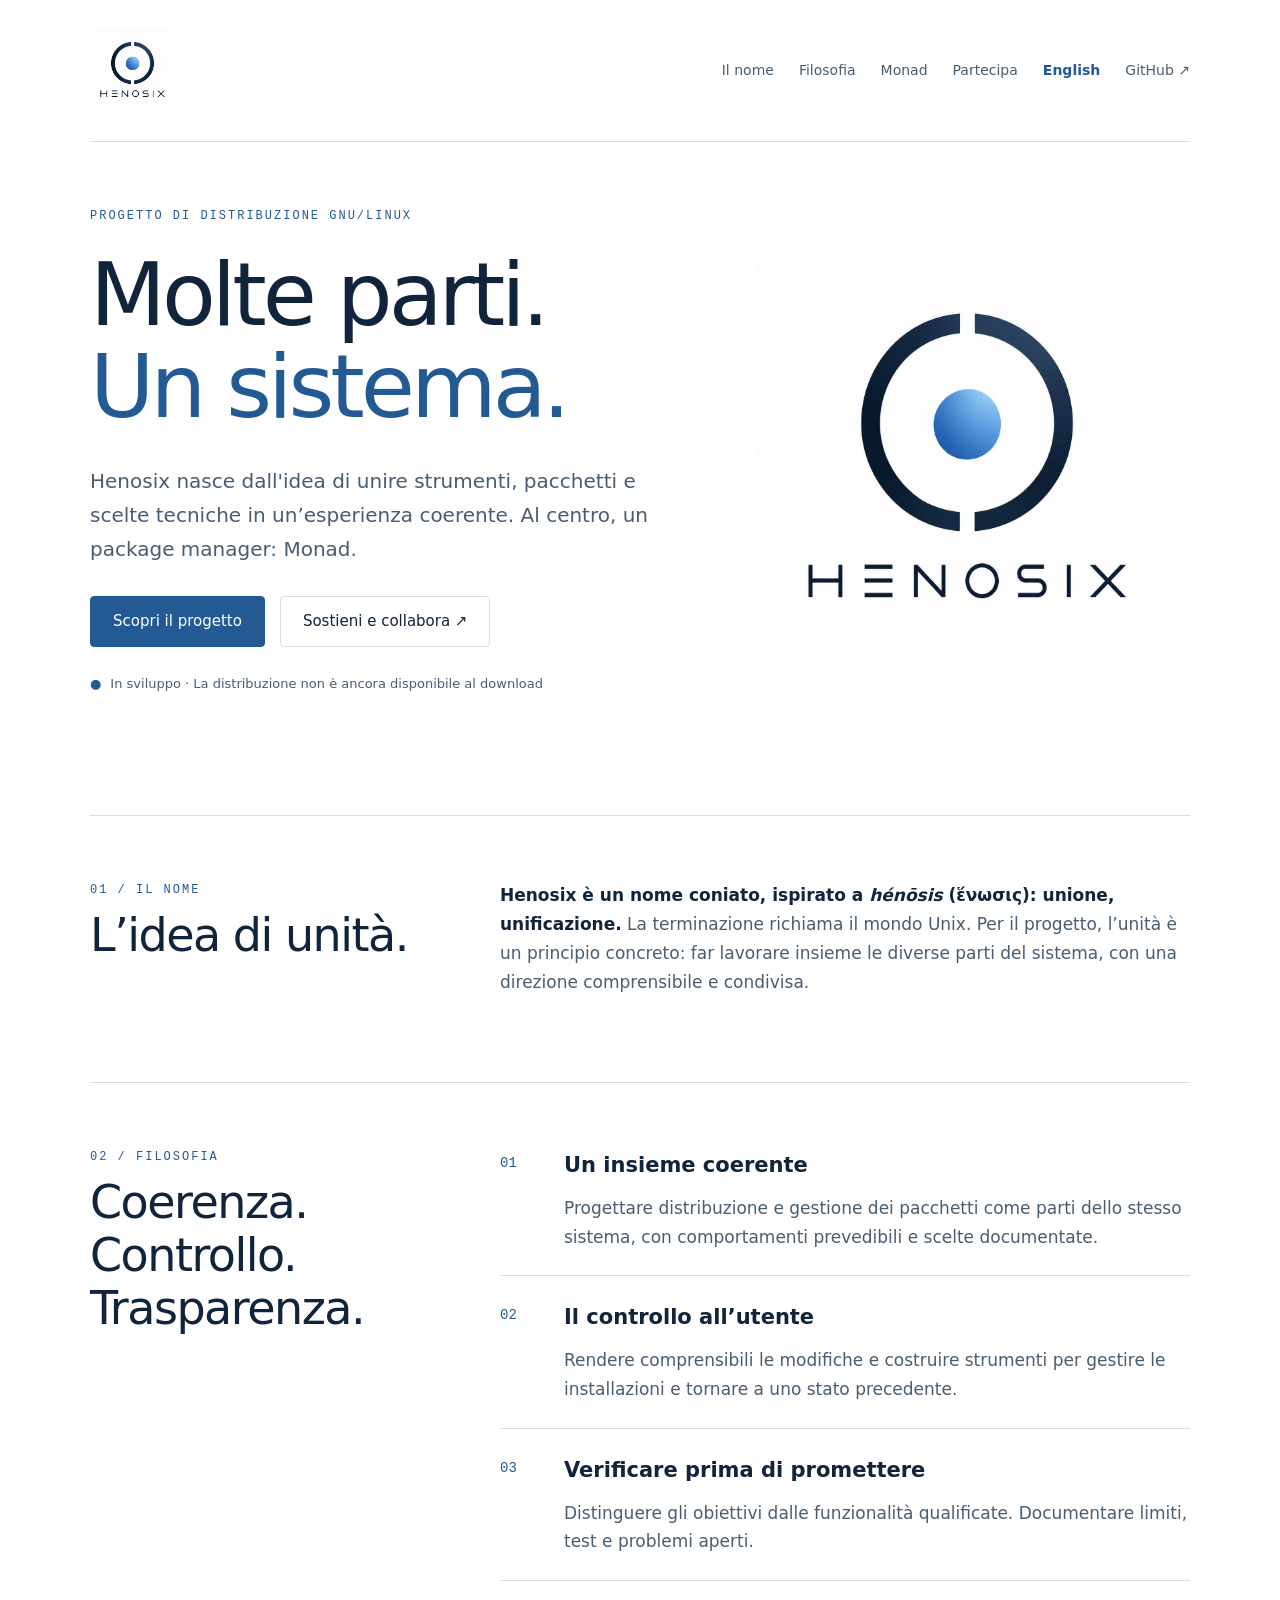
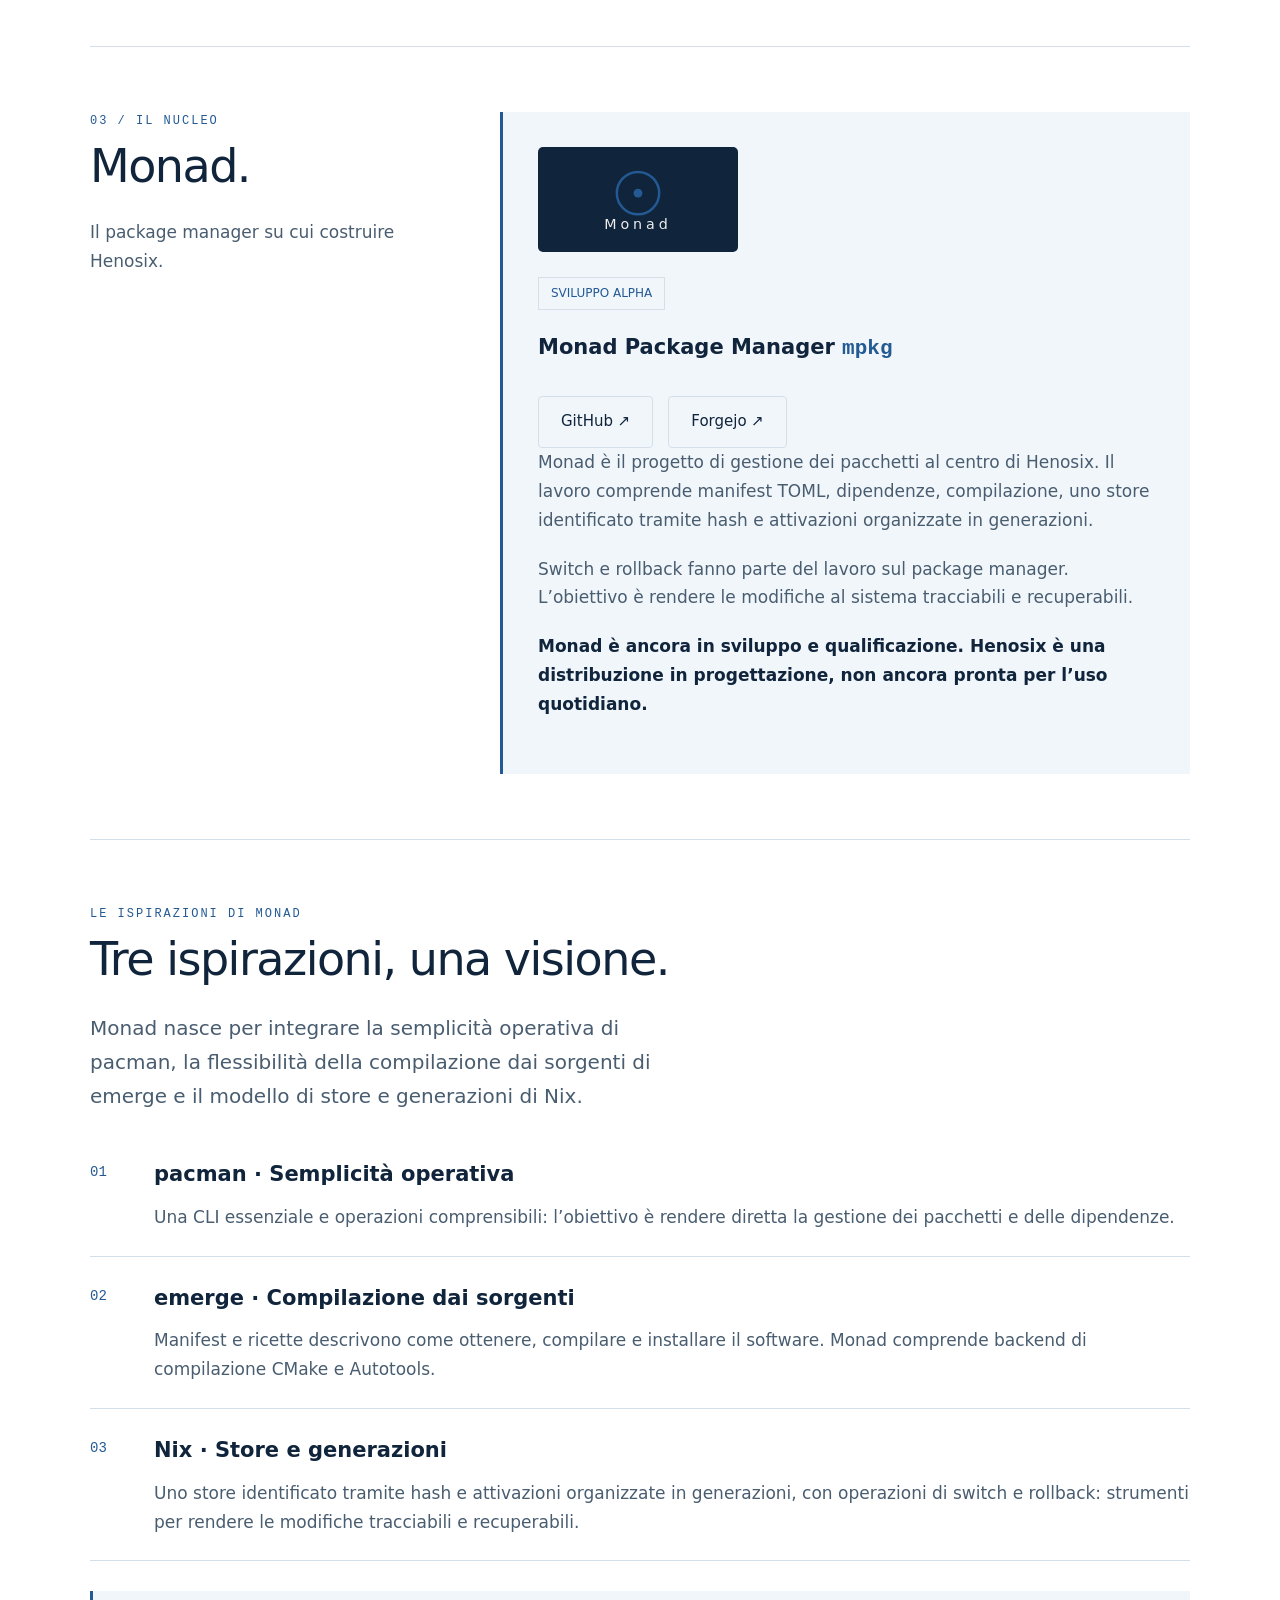
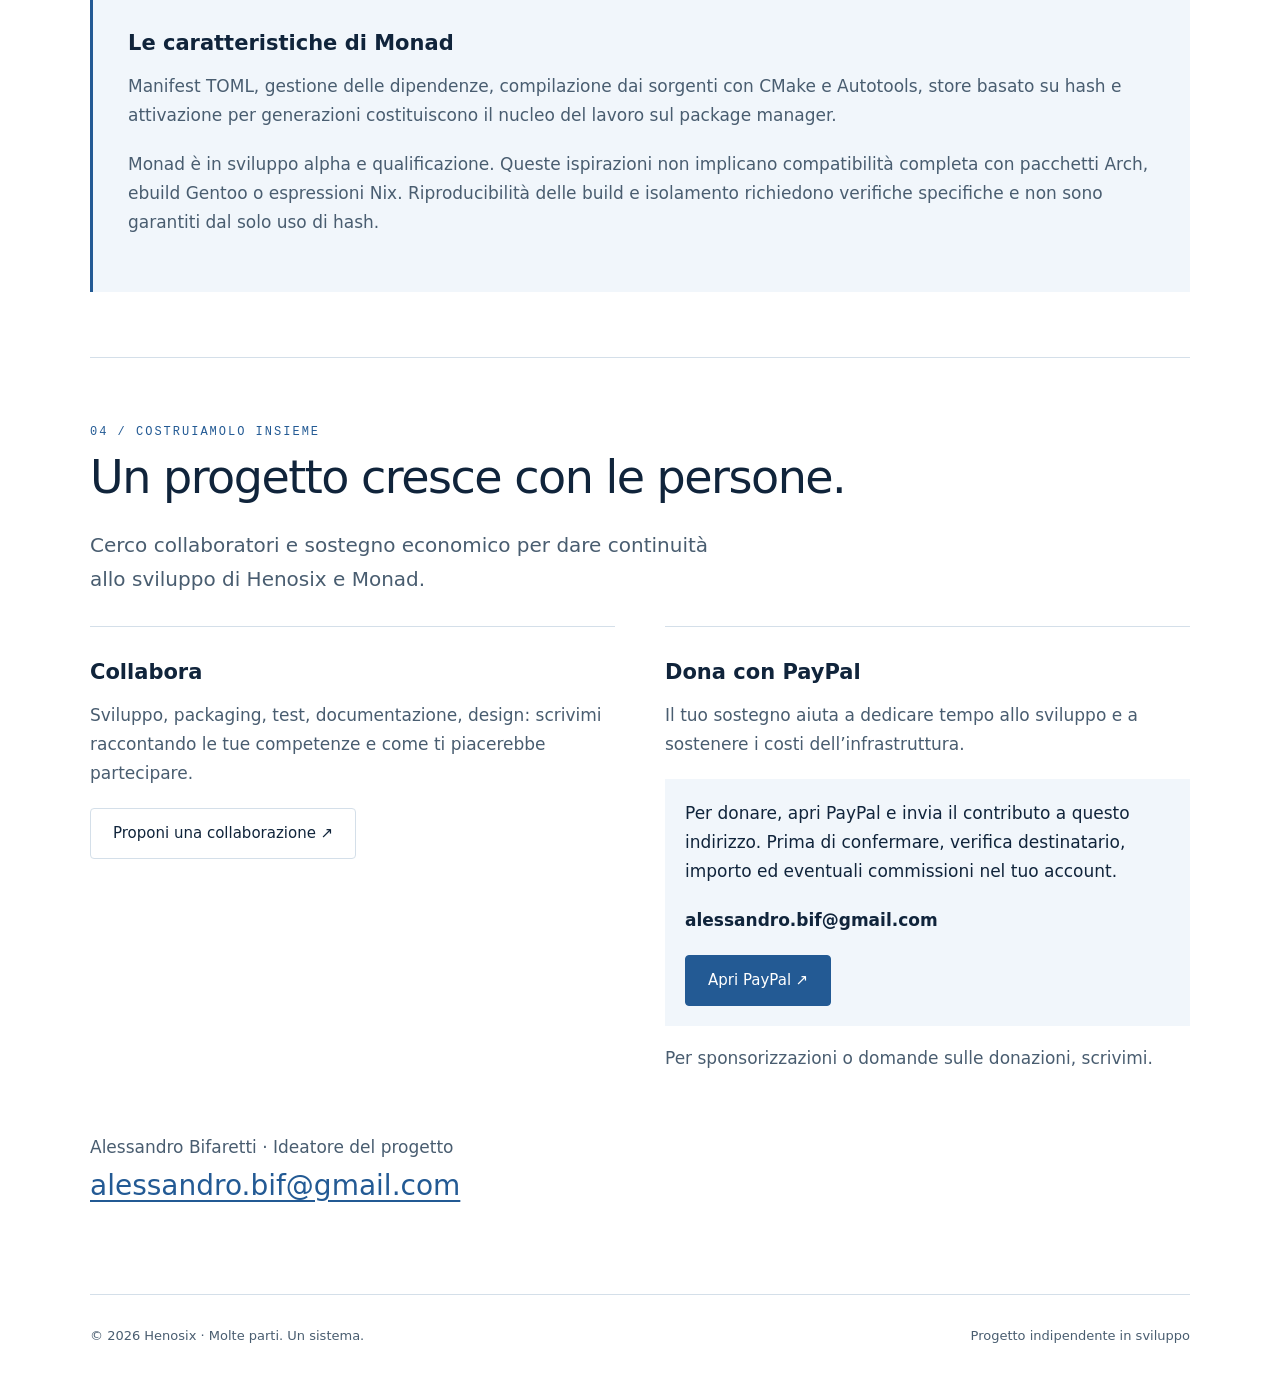
<file: index.html>
<!doctype html>
<html lang="it"><head><meta charset="utf-8"><meta name="viewport" content="width=device-width,initial-scale=1"><title>Henosix — Molte parti. Un sistema.</title><meta name="description" content="Henosix nasce dall&#x27;idea di unire strumenti, pacchetti e scelte tecniche in un’esperienza coerente. Al centro, un package manager: Monad."><meta name="theme-color" content="#235a94"><link rel="stylesheet" href="assets/style.css"><link rel="canonical" href="https://henosix.org/"><link rel="alternate" hreflang="it" href="https://henosix.org/"><link rel="alternate" hreflang="en" href="https://henosix.org/en.html"><link rel="alternate" hreflang="x-default" href="https://henosix.org/"></head>
<body><div class="wrap"><header><a class="brand" href="index.html"><img src="assets/henosix.png" alt="Henosix" width="85" height="85"></a><nav aria-label="Navigazione"><a href="#nome">Il nome</a><a href="#filosofia">Filosofia</a><a href="#monad">Monad</a><a href="#partecipa">Partecipa</a><a class="lang" href="en.html" lang="en" hreflang="en">English</a><a href="https://github.com/Alessandro83IT/monad" aria-label="Monad on GitHub">GitHub ↗</a></nav></header><main>
<div class="hero"><div><div class="eyebrow">Progetto di distribuzione GNU/Linux</div><h1>Molte parti.<br><em>Un sistema.</em></h1><p class="lead">Henosix nasce dall'idea di unire strumenti, pacchetti e scelte tecniche in un’esperienza coerente. Al centro, un package manager: Monad.</p><div class="actions"><a class="button primary" href="#filosofia">Scopri il progetto</a><a class="button" href="#partecipa">Sostieni e collabora ↗</a></div><p class="status">In sviluppo · La distribuzione non è ancora disponibile al download</p></div><img class="symbol" src="assets/henosix.png" alt="Henosix" width="440" height="440"></div>
<section id="nome" class="split"><div><div class="eyebrow">01 / Il nome</div><h2>L’idea di unità.</h2></div><div class="copy"><p><strong>Henosix è un nome coniato, ispirato a <i>hénōsis</i> (ἕνωσις): unione, unificazione.</strong> La terminazione richiama il mondo Unix. Per il progetto, l’unità è un principio concreto: far lavorare insieme le diverse parti del sistema, con una direzione comprensibile e condivisa.</p></div></section>
<section id="filosofia" class="split"><div><div class="eyebrow">02 / Filosofia</div><h2>Coerenza.<br>Controllo.<br>Trasparenza.</h2></div><div><div class="principle"><span class="number">01</span><div><h3>Un insieme coerente</h3><p>Progettare distribuzione e gestione dei pacchetti come parti dello stesso sistema, con comportamenti prevedibili e scelte documentate.</p></div></div><div class="principle"><span class="number">02</span><div><h3>Il controllo all’utente</h3><p>Rendere comprensibili le modifiche e costruire strumenti per gestire le installazioni e tornare a uno stato precedente.</p></div></div><div class="principle"><span class="number">03</span><div><h3>Verificare prima di promettere</h3><p>Distinguere gli obiettivi dalle funzionalità qualificate. Documentare limiti, test e problemi aperti.</p></div></div></div></section>
<section id="monad" class="split"><div><div class="eyebrow">03 / Il nucleo</div><h2>Monad.</h2><p class="copy">Il package manager su cui costruire Henosix.</p></div><div class="monad"><img class="monad-logo" src="assets/monad.svg" alt="Monad — One" width="200" height="105"><span class="tag">SVILUPPO ALPHA</span><h3>Monad Package Manager <code>mpkg</code></h3><!-- monad-repositories --><div class="actions" aria-label="Codice sorgente di Monad"><a class="button" href="https://github.com/Alessandro83IT/monad">GitHub ↗</a><a class="button" href="https://git.athena-net.org/Alessandro/athena-pm">Forgejo ↗</a></div><p class="copy">Monad è il progetto di gestione dei pacchetti al centro di Henosix. Il lavoro comprende manifest TOML, dipendenze, compilazione, uno store identificato tramite hash e attivazioni organizzate in generazioni.</p><p class="copy">Switch e rollback fanno parte del lavoro sul package manager. L’obiettivo è rendere le modifiche al sistema tracciabili e recuperabili.</p><p class="copy"><strong>Monad è ancora in sviluppo e qualificazione. Henosix è una distribuzione in progettazione, non ancora pronta per l’uso quotidiano.</strong></p></div></section>

<section id="ispirazioni">
<div class="eyebrow">Le ispirazioni di Monad</div>
<h2>Tre ispirazioni, una visione.</h2>
<p class="lead">Monad nasce per integrare la semplicità operativa di pacman,
la flessibilità della compilazione dai sorgenti di emerge e il modello
di store e generazioni di Nix.</p>

<div class="principle"><span class="number">01</span><div>
<h3>pacman · Semplicità operativa</h3>
<p>Una CLI essenziale e operazioni comprensibili: l’obiettivo è rendere
diretta la gestione dei pacchetti e delle dipendenze.</p></div></div>

<div class="principle"><span class="number">02</span><div>
<h3>emerge · Compilazione dai sorgenti</h3>
<p>Manifest e ricette descrivono come ottenere, compilare e installare
il software. Monad comprende backend di compilazione CMake e Autotools.</p>
</div></div>

<div class="principle"><span class="number">03</span><div>
<h3>Nix · Store e generazioni</h3>
<p>Uno store identificato tramite hash e attivazioni organizzate in
generazioni, con operazioni di switch e rollback: strumenti per rendere
le modifiche tracciabili e recuperabili.</p></div></div>

<div class="monad" style="margin-top:30px">
<h3>Le caratteristiche di Monad</h3>
<p class="copy">Manifest TOML, gestione delle dipendenze, compilazione dai
sorgenti con CMake e Autotools, store basato su hash e attivazione per
generazioni costituiscono il nucleo del lavoro sul package manager.</p>
<p class="copy">Monad è in sviluppo alpha e qualificazione. Queste
ispirazioni non implicano compatibilità completa con pacchetti Arch,
ebuild Gentoo o espressioni Nix. Riproducibilità delle build e isolamento
richiedono verifiche specifiche e non sono garantiti dal solo uso di hash.</p>
</div>
</section>
<section id="partecipa"><div class="eyebrow">04 / Costruiamolo insieme</div><h2>Un progetto cresce con le persone.</h2><p class="lead">Cerco collaboratori e sostegno economico per dare continuità allo sviluppo di Henosix e Monad.</p><div class="support"><article><h3>Collabora</h3><p class="copy">Sviluppo, packaging, test, documentazione, design: scrivimi raccontando le tue competenze e come ti piacerebbe partecipare.</p><a class="button" href="mailto:alessandro.bif@gmail.com?subject=Henosix%20collaboration">Proponi una collaborazione ↗</a></article><article><h3>Dona con PayPal</h3><p class="copy">Il tuo sostegno aiuta a dedicare tempo allo sviluppo e a sostenere i costi dell’infrastruttura.</p><div class="payment"><p>Per donare, apri PayPal e invia il contributo a questo indirizzo. Prima di confermare, verifica destinatario, importo ed eventuali commissioni nel tuo account.</p><p><strong>alessandro.bif@gmail.com</strong></p><a class="button primary" href="https://www.paypal.com/" rel="noopener noreferrer">Apri PayPal ↗</a></div><p class="copy" style="margin-top:18px">Per sponsorizzazioni o domande sulle donazioni, scrivimi.</p></article></div><p class="copy" style="margin-top:40px">Alessandro Bifaretti · Ideatore del progetto<br><a class="email" href="mailto:alessandro.bif@gmail.com">alessandro.bif@gmail.com</a></p></section>
</main><footer><span>© 2026 Henosix · Molte parti. Un sistema.</span><span>Progetto indipendente in sviluppo</span></footer></div></body></html>
</file>
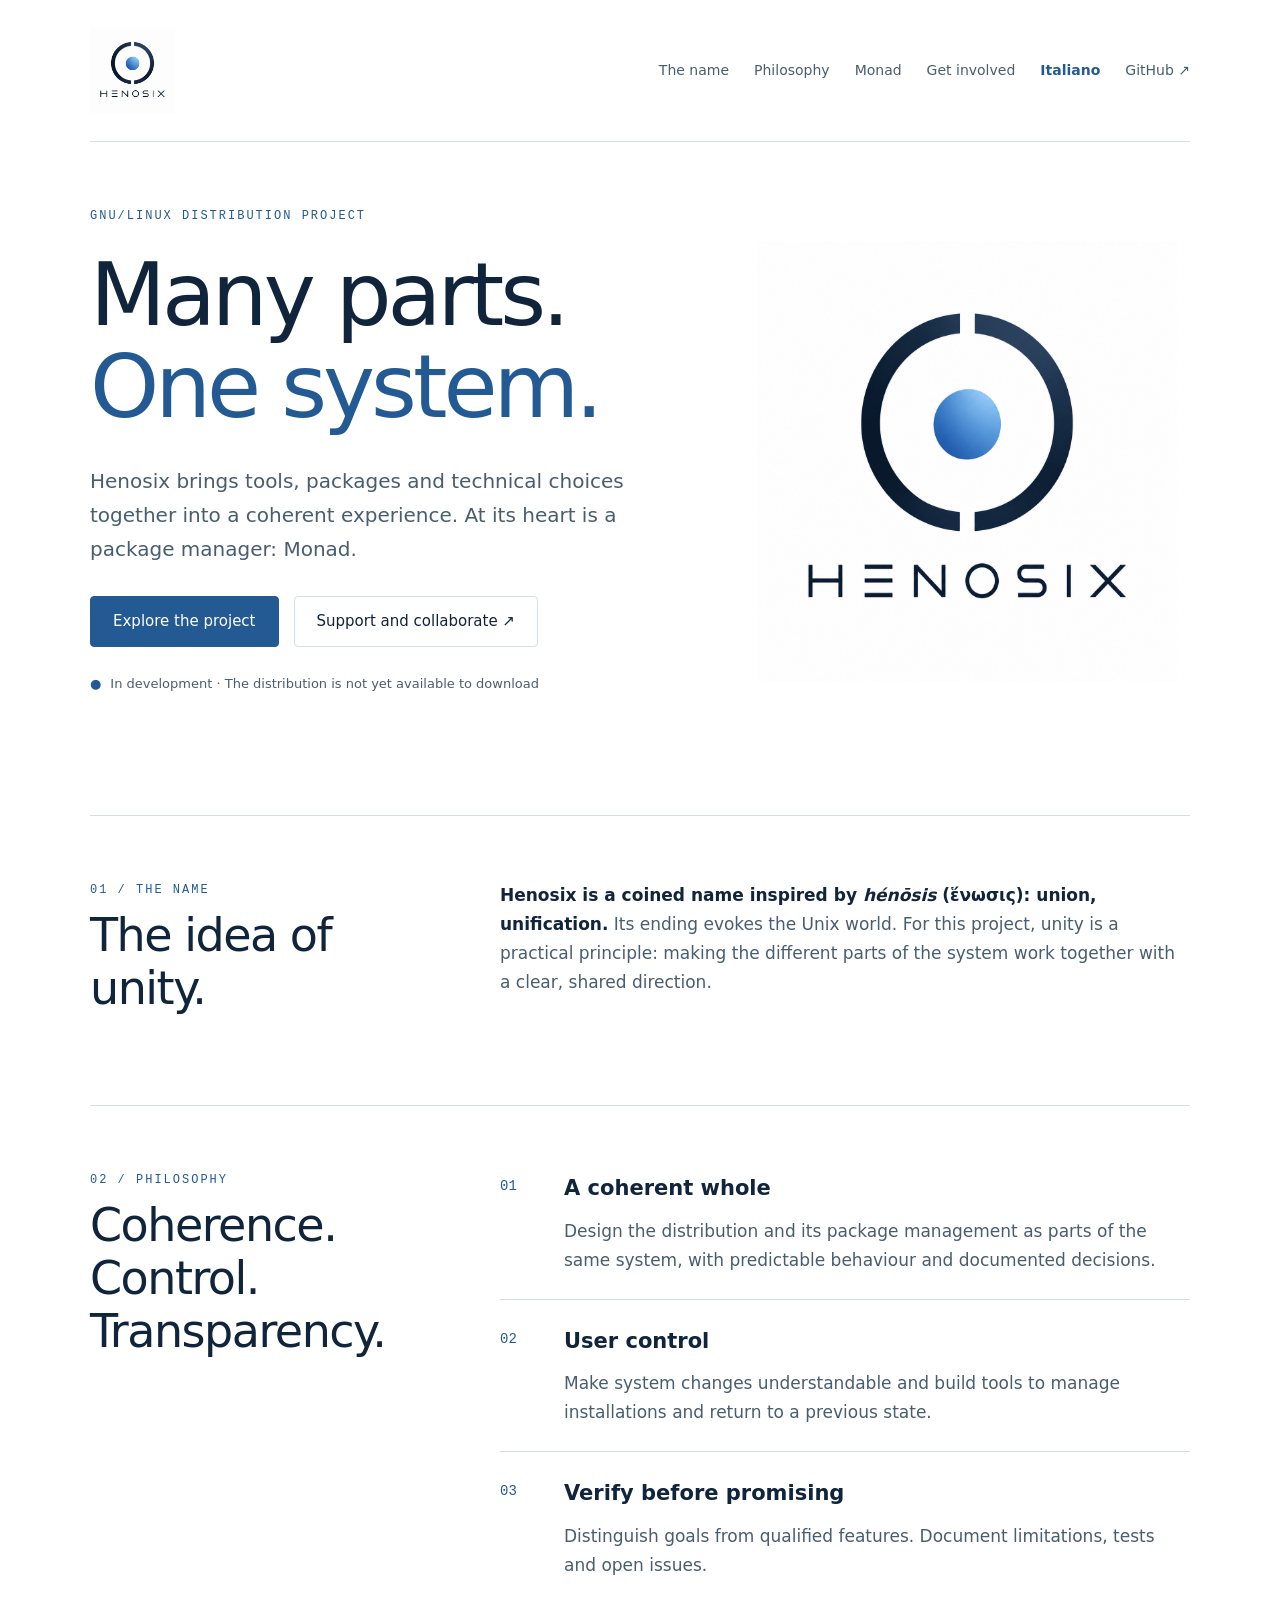
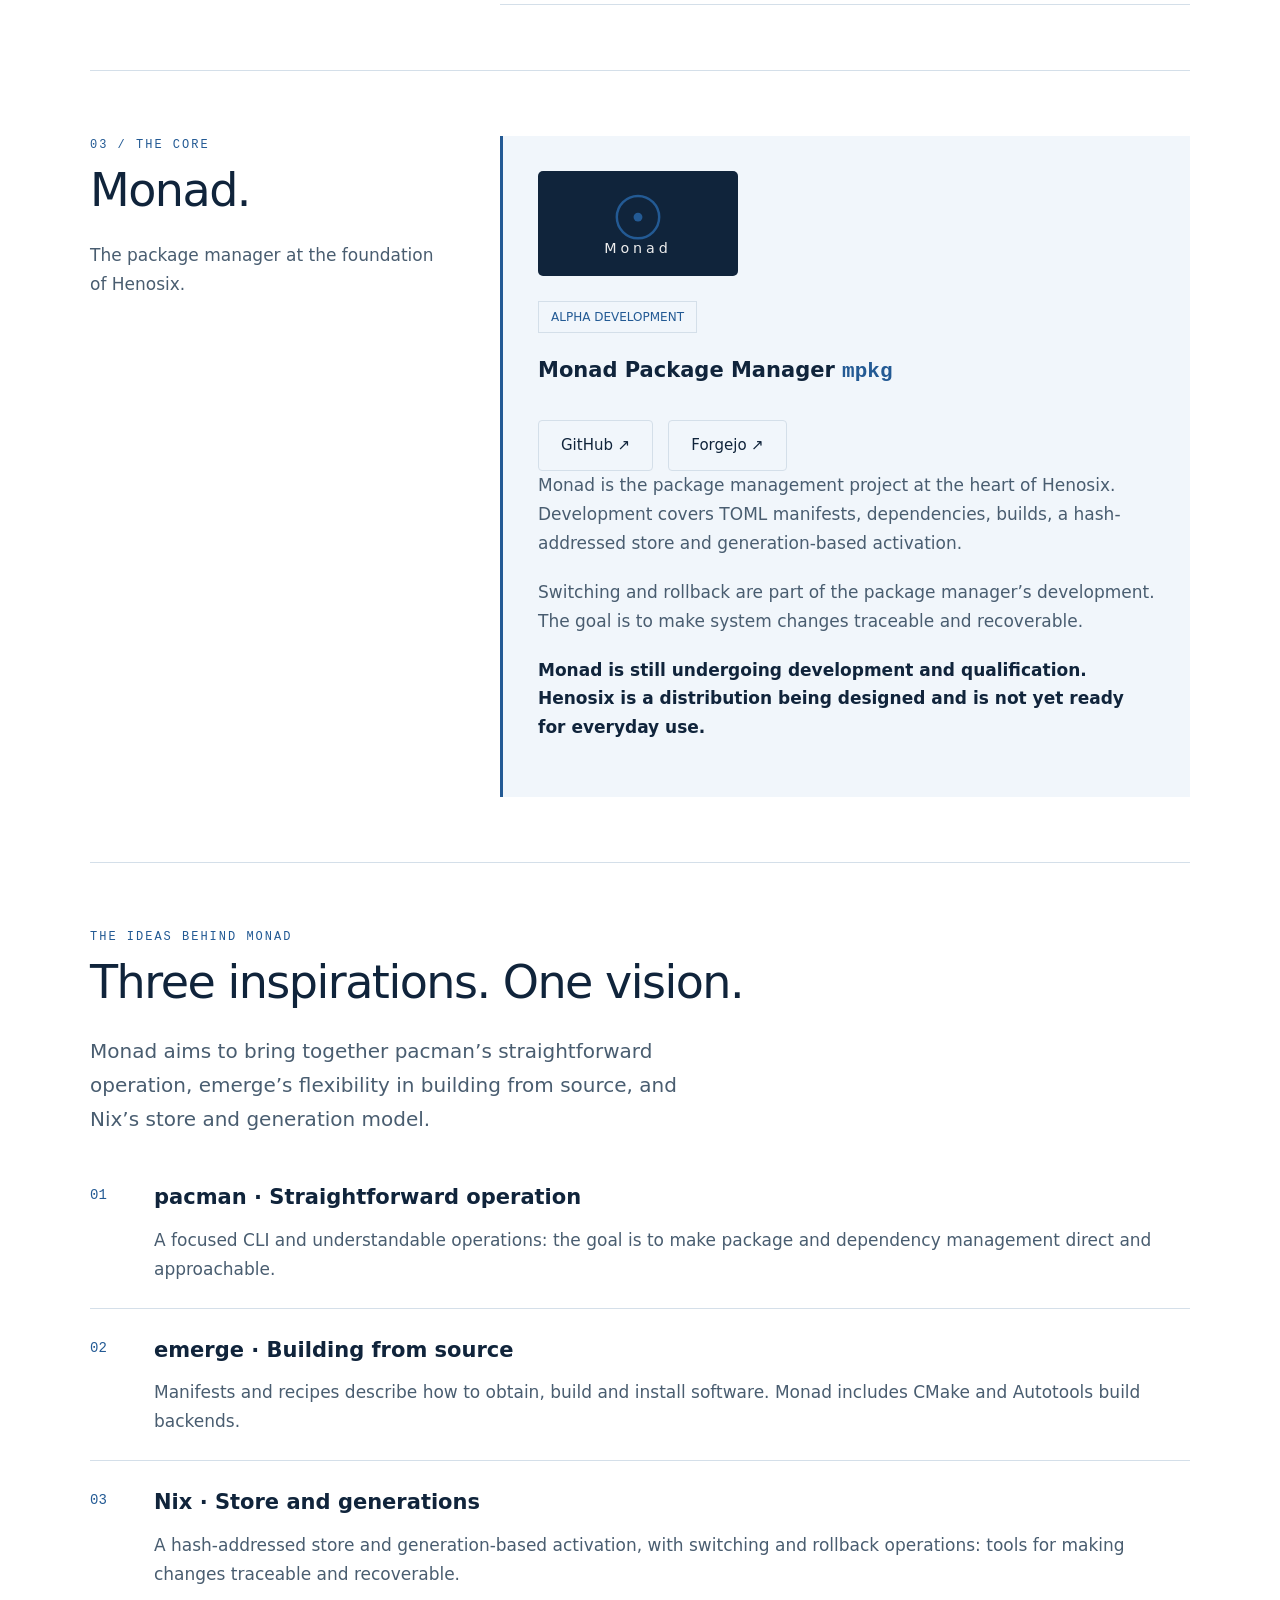
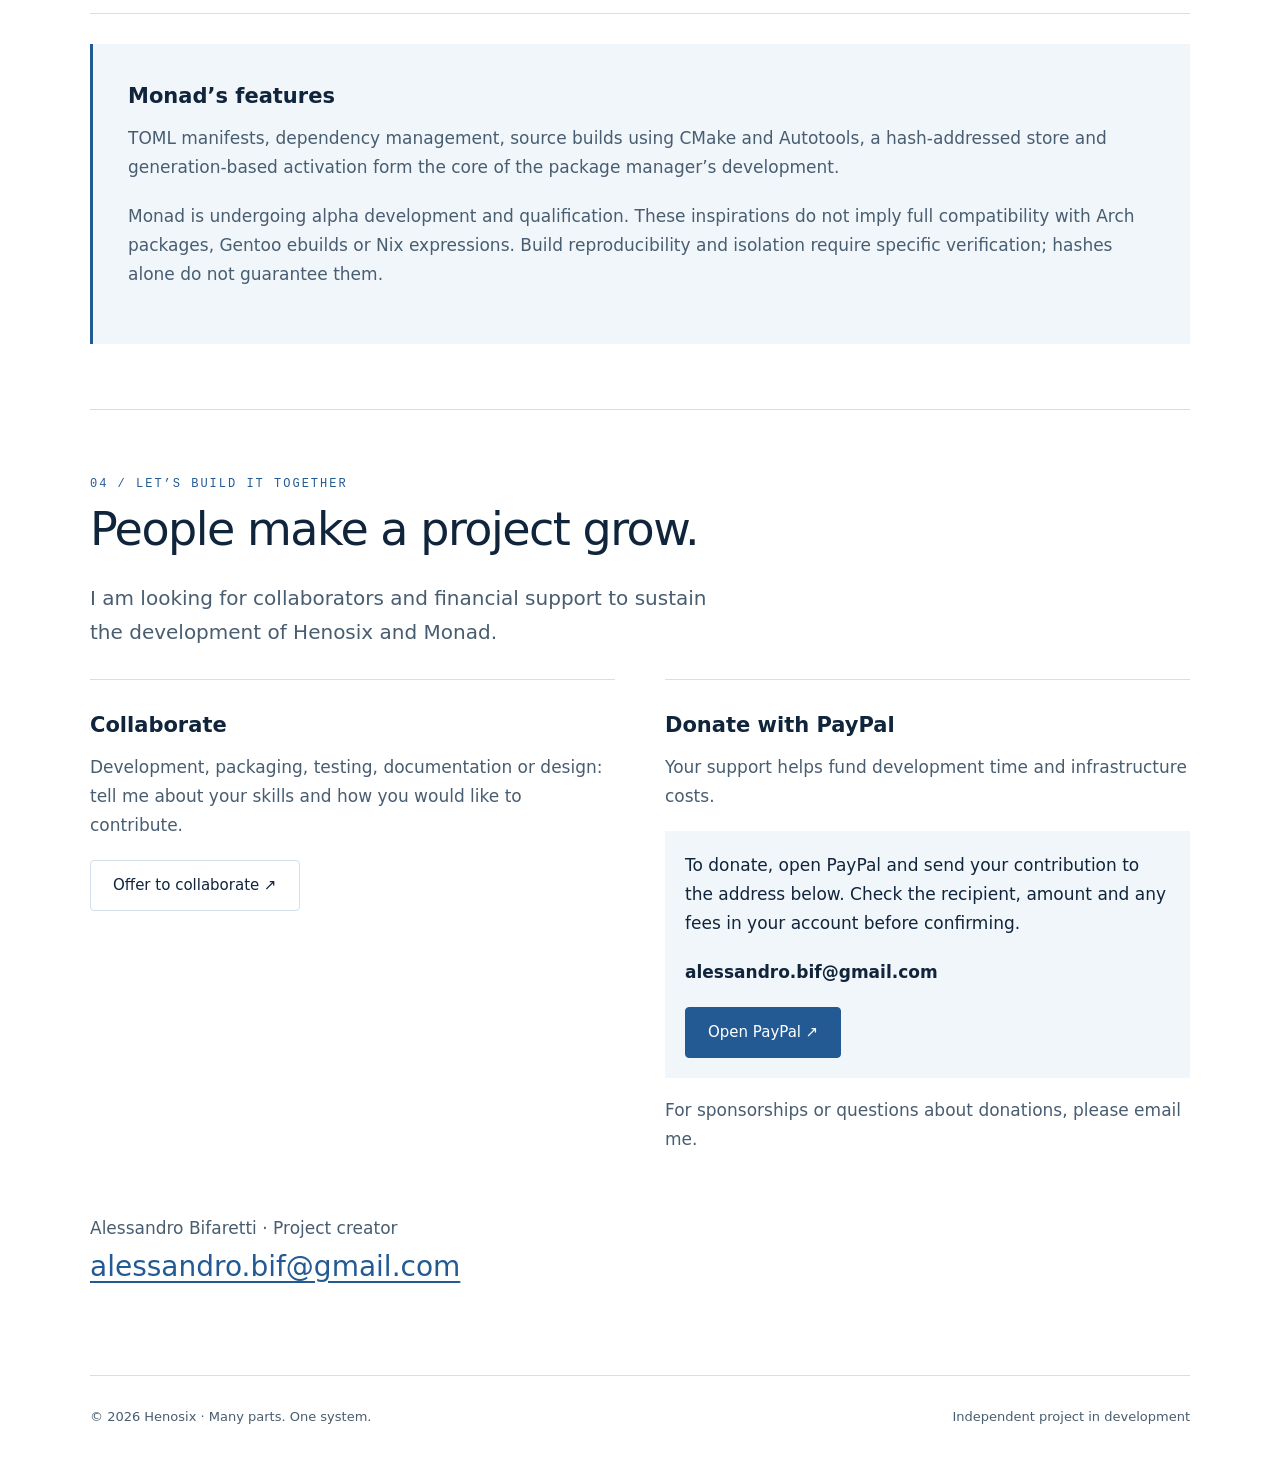
<file: en.html>
<!doctype html>
<html lang="en"><head><meta charset="utf-8"><meta name="viewport" content="width=device-width,initial-scale=1"><title>Henosix — Many parts. One system.</title><meta name="description" content="Henosix brings tools, packages and technical choices together into a coherent experience. At its heart is a package manager: Monad."><meta name="theme-color" content="#235a94"><link rel="stylesheet" href="assets/style.css"><link rel="canonical" href="https://henosix.org/en.html"><link rel="alternate" hreflang="it" href="https://henosix.org/"><link rel="alternate" hreflang="en" href="https://henosix.org/en.html"><link rel="alternate" hreflang="x-default" href="https://henosix.org/"></head>
<body><div class="wrap"><header><a class="brand" href="en.html"><img src="assets/henosix.png" alt="Henosix" width="85" height="85"></a><nav aria-label="Navigation"><a href="#nome">The name</a><a href="#filosofia">Philosophy</a><a href="#monad">Monad</a><a href="#partecipa">Get involved</a><a class="lang" href="index.html" lang="it" hreflang="it">Italiano</a><a href="https://github.com/Alessandro83IT/monad" aria-label="Monad on GitHub">GitHub ↗</a></nav></header><main>
<div class="hero"><div><div class="eyebrow">GNU/Linux distribution project</div><h1>Many parts.<br><em>One system.</em></h1><p class="lead">Henosix brings tools, packages and technical choices together into a coherent experience. At its heart is a package manager: Monad.</p><div class="actions"><a class="button primary" href="#filosofia">Explore the project</a><a class="button" href="#partecipa">Support and collaborate ↗</a></div><p class="status">In development · The distribution is not yet available to download</p></div><img class="symbol" src="assets/henosix.png" alt="Henosix" width="440" height="440"></div>
<section id="nome" class="split"><div><div class="eyebrow">01 / The name</div><h2>The idea of unity.</h2></div><div class="copy"><p><strong>Henosix is a coined name inspired by <i>hénōsis</i> (ἕνωσις): union, unification.</strong> Its ending evokes the Unix world. For this project, unity is a practical principle: making the different parts of the system work together with a clear, shared direction.</p></div></section>
<section id="filosofia" class="split"><div><div class="eyebrow">02 / Philosophy</div><h2>Coherence.<br>Control.<br>Transparency.</h2></div><div><div class="principle"><span class="number">01</span><div><h3>A coherent whole</h3><p>Design the distribution and its package management as parts of the same system, with predictable behaviour and documented decisions.</p></div></div><div class="principle"><span class="number">02</span><div><h3>User control</h3><p>Make system changes understandable and build tools to manage installations and return to a previous state.</p></div></div><div class="principle"><span class="number">03</span><div><h3>Verify before promising</h3><p>Distinguish goals from qualified features. Document limitations, tests and open issues.</p></div></div></div></section>
<section id="monad" class="split"><div><div class="eyebrow">03 / The core</div><h2>Monad.</h2><p class="copy">The package manager at the foundation of Henosix.</p></div><div class="monad"><img class="monad-logo" src="assets/monad.svg" alt="Monad — One" width="200" height="105"><span class="tag">ALPHA DEVELOPMENT</span><h3>Monad Package Manager <code>mpkg</code></h3><!-- monad-repositories --><div class="actions" aria-label="Monad source code"><a class="button" href="https://github.com/Alessandro83IT/monad">GitHub ↗</a><a class="button" href="https://git.athena-net.org/Alessandro/athena-pm">Forgejo ↗</a></div><p class="copy">Monad is the package management project at the heart of Henosix. Development covers TOML manifests, dependencies, builds, a hash-addressed store and generation-based activation.</p><p class="copy">Switching and rollback are part of the package manager’s development. The goal is to make system changes traceable and recoverable.</p><p class="copy"><strong>Monad is still undergoing development and qualification. Henosix is a distribution being designed and is not yet ready for everyday use.</strong></p></div></section>

<section id="ispirazioni">
<div class="eyebrow">The ideas behind Monad</div>
<h2>Three inspirations. One vision.</h2>
<p class="lead">Monad aims to bring together pacman’s straightforward
operation, emerge’s flexibility in building from source, and Nix’s
store and generation model.</p>

<div class="principle"><span class="number">01</span><div>
<h3>pacman · Straightforward operation</h3>
<p>A focused CLI and understandable operations: the goal is to make
package and dependency management direct and approachable.</p></div></div>

<div class="principle"><span class="number">02</span><div>
<h3>emerge · Building from source</h3>
<p>Manifests and recipes describe how to obtain, build and install
software. Monad includes CMake and Autotools build backends.</p>
</div></div>

<div class="principle"><span class="number">03</span><div>
<h3>Nix · Store and generations</h3>
<p>A hash-addressed store and generation-based activation, with switching
and rollback operations: tools for making changes traceable and recoverable.</p>
</div></div>

<div class="monad" style="margin-top:30px">
<h3>Monad’s features</h3>
<p class="copy">TOML manifests, dependency management, source builds using
CMake and Autotools, a hash-addressed store and generation-based activation
form the core of the package manager’s development.</p>
<p class="copy">Monad is undergoing alpha development and qualification.
These inspirations do not imply full compatibility with Arch packages,
Gentoo ebuilds or Nix expressions. Build reproducibility and isolation
require specific verification; hashes alone do not guarantee them.</p>
</div>
</section>
<section id="partecipa"><div class="eyebrow">04 / Let’s build it together</div><h2>People make a project grow.</h2><p class="lead">I am looking for collaborators and financial support to sustain the development of Henosix and Monad.</p><div class="support"><article><h3>Collaborate</h3><p class="copy">Development, packaging, testing, documentation or design: tell me about your skills and how you would like to contribute.</p><a class="button" href="mailto:alessandro.bif@gmail.com?subject=Henosix%20collaboration">Offer to collaborate ↗</a></article><article><h3>Donate with PayPal</h3><p class="copy">Your support helps fund development time and infrastructure costs.</p><div class="payment"><p>To donate, open PayPal and send your contribution to the address below. Check the recipient, amount and any fees in your account before confirming.</p><p><strong>alessandro.bif@gmail.com</strong></p><a class="button primary" href="https://www.paypal.com/" rel="noopener noreferrer">Open PayPal ↗</a></div><p class="copy" style="margin-top:18px">For sponsorships or questions about donations, please email me.</p></article></div><p class="copy" style="margin-top:40px">Alessandro Bifaretti · Project creator<br><a class="email" href="mailto:alessandro.bif@gmail.com">alessandro.bif@gmail.com</a></p></section>
</main><footer><span>© 2026 Henosix · Many parts. One system.</span><span>Independent project in development</span></footer></div></body></html>
</file>
<file: assets/style.css>
:root{--bg:#101916;--panel:#19251f;--ink:#edf0e5;--muted:#b6c3b6;--accent:#d4ed9a;--line:#354238}*{box-sizing:border-box}html{scroll-behavior:smooth;scroll-padding-top:35px}body{margin:0;background:var(--bg);color:var(--ink);font:17px/1.7 system-ui,sans-serif}a{color:inherit;text-underline-offset:5px}a:focus-visible{outline:3px solid var(--accent);outline-offset:6px}.wrap{max-width:1160px;margin:auto;padding:0 30px}header{display:flex;justify-content:space-between;align-items:center;padding:28px 0;border-bottom:1px solid var(--line);gap:25px}.brand{font-size:25px;font-weight:650;text-decoration:none;letter-spacing:-1px}nav{display:flex;gap:25px;font-size:14px;flex-wrap:wrap}nav a{text-decoration:none;color:var(--muted)}nav a:hover{color:var(--accent)}.hero{padding:95px 0 100px;display:grid;grid-template-columns:1.35fr 1fr;align-items:center;gap:50px}.eyebrow{font:12px/1.5 ui-monospace,monospace;text-transform:uppercase;letter-spacing:2px;color:var(--accent)}h1{font-size:clamp(52px,7vw,88px);line-height:1.05;letter-spacing:-4px;margin:24px 0 30px;font-weight:500}h1 em{font-style:normal;color:var(--accent)}.lead{font-size:20px;color:var(--muted);max-width:620px}.actions{display:flex;gap:15px;flex-wrap:wrap;margin-top:30px}.button{padding:12px 22px;border:1px solid var(--line);border-radius:4px;text-decoration:none;font-size:15px;display:inline-block}.primary{background:var(--accent);color:var(--bg);border-color:var(--accent)}.symbol{width:100%;max-width:380px;justify-self:center}.symbol circle,.symbol path{vector-effect:non-scaling-stroke}.status{font-size:13px;color:var(--muted);margin-top:26px}.status::before{content:'●';color:var(--accent);padding-right:9px}section{padding:65px 0;border-top:1px solid var(--line)}.split{display:grid;grid-template-columns:1fr 2fr;gap:65px}h2{font-size:clamp(30px,4vw,46px);line-height:1.15;letter-spacing:-1.5px;font-weight:500;margin:10px 0 25px}h3{font-size:21px;font-weight:550;margin:0 0 10px}p{margin:0 0 20px}.copy{color:var(--muted)}.copy strong{color:var(--ink);font-weight:550}.principle{display:grid;grid-template-columns:48px 1fr;padding:24px 0;border-bottom:1px solid var(--line);gap:16px}.principle:first-child{padding-top:0}.number{color:var(--accent);font:14px ui-monospace,monospace;padding-top:7px}.principle p{margin:0;color:var(--muted)}.monad{background:var(--panel);padding:35px;border-left:3px solid var(--accent)}code{font-family:ui-monospace,monospace;color:var(--accent)}.tag{display:inline-block;border:1px solid var(--line);padding:5px 12px;font-size:12px;margin-bottom:20px;color:var(--accent)}.support{display:grid;grid-template-columns:1fr 1fr;gap:50px;margin-top:30px}.support article{border-top:1px solid var(--line);padding-top:28px}.email{font-size:clamp(18px,3vw,28px);overflow-wrap:anywhere;color:var(--accent)}footer{padding:30px 0 45px;border-top:1px solid var(--line);color:var(--muted);font-size:13px;display:flex;justify-content:space-between;gap:20px;flex-wrap:wrap}@media(max-width:760px){.wrap{padding:0 22px}header{align-items:flex-start;flex-direction:column;gap:15px}nav{gap:18px}.hero{grid-template-columns:1fr;padding:60px 0;gap:35px}h1{letter-spacing:-2.5px}.symbol{max-width:230px}.split{grid-template-columns:1fr;gap:22px}.support{grid-template-columns:1fr;gap:30px}section{padding:45px 0}.monad{padding:24px}}@media(prefers-reduced-motion:reduce){html{scroll-behavior:auto}}

:root{--bg:#fff;--panel:#f1f6fb;--ink:#10243b;--muted:#495d70;--accent:#235a94;--line:#d4dfe9}.primary{color:#fff}.symbol{max-width:420px}.brand img{width:85px;height:85px;object-fit:contain;vertical-align:middle}.brand{display:flex;align-items:center;gap:12px}.monad-logo{background:#10243b;border-radius:5px;width:200px;padding:18px;display:block;margin:0 0 25px}.lang{font-weight:650;color:var(--accent)}.payment{padding:20px;background:var(--panel);overflow-wrap:anywhere}.button:hover{box-shadow:0 2px 9px #235a9425}.hero{padding-top:65px}
</file>
